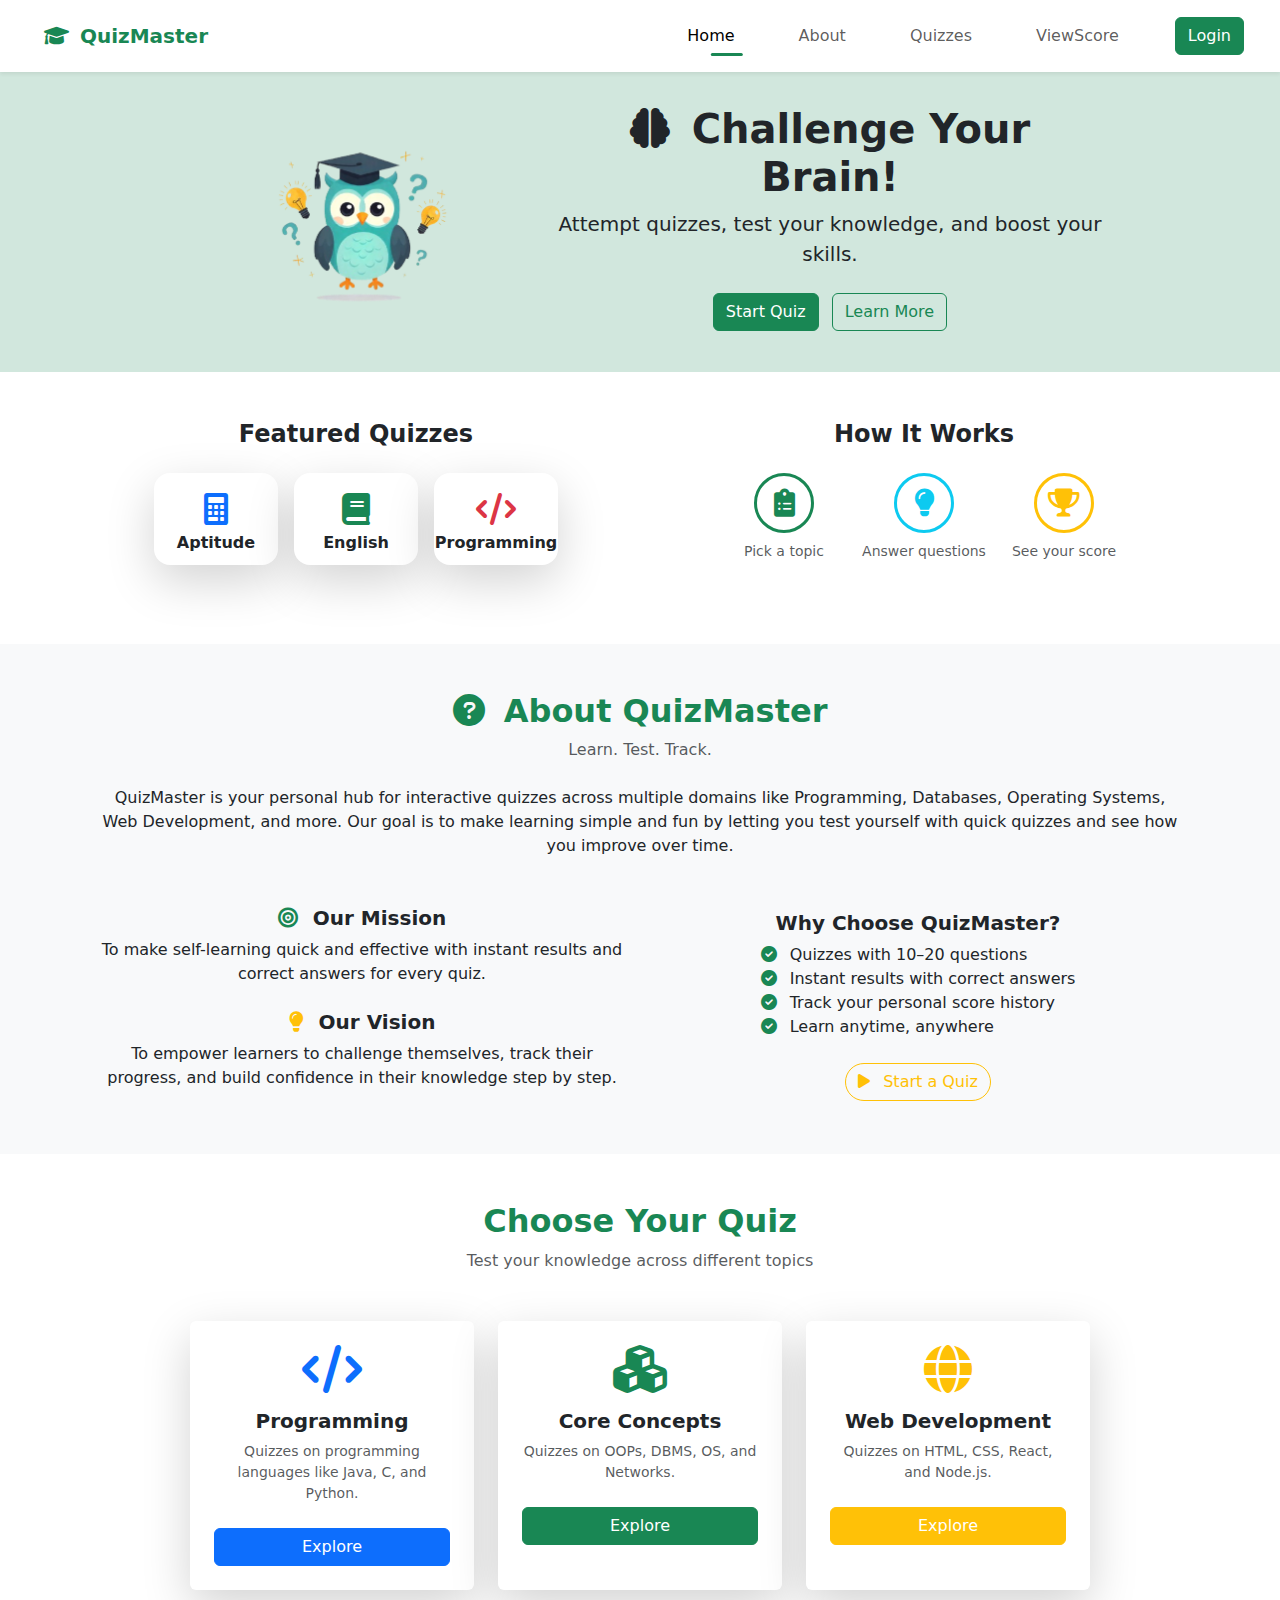
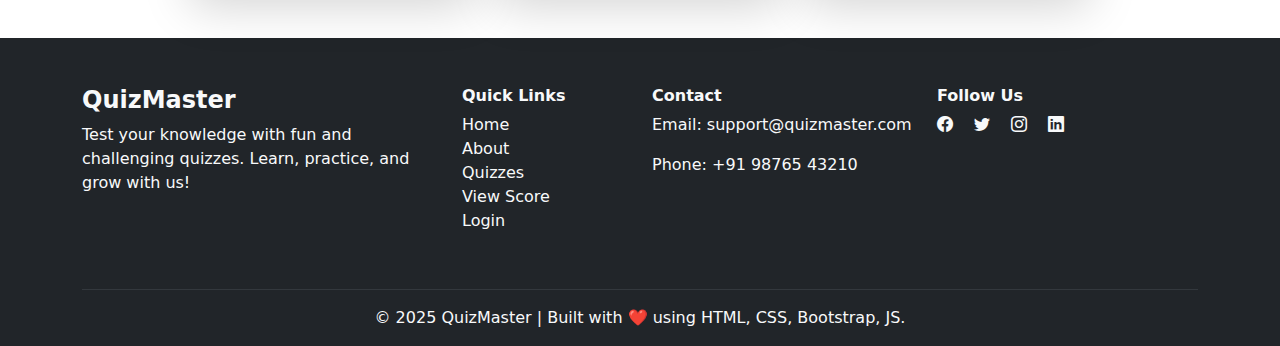
<file: index.html>
<!DOCTYPE html>
<html lang="en">
  <head>
    <meta charset="UTF-8" />
    <meta name="viewport" content="width=device-width, initial-scale=1.0" />
    <title>Quiz Master</title>
    <!-- ===================== EXTERNAL STYLES ===================== -->
    <!-- Bootstrap CSS -->
    <link
      href="https://cdn.jsdelivr.net/npm/bootstrap@5.3.2/dist/css/bootstrap.min.css"
      rel="stylesheet"
    />

    <!-- Font Awesome Icons -->
    <link
      href="https://cdnjs.cloudflare.com/ajax/libs/font-awesome/6.0.0/css/all.min.css"
      rel="stylesheet"
    />

    <!-- Custom CSS -->
    <link rel="stylesheet" href="style.css" />
  </head>

  <body>
    <div id="toast-container"></div>

    <!-- ===================== NAVBAR (DESKTOP + MOBILE) ===================== -->
    <nav
      class="navbar sticky-top navbar-expand-md navbar-light bg-white py-3 shadow-sm"
    >
      <div class="container-fluid">
        <!-- Brand Logo -->
        <a class="navbar-brand text-success ps-4 fw-bold" href="#">
          <i class="fas fa-graduation-cap ms-sm-2 me-1"></i>
          QuizMaster
        </a>

        <!-- Navbar Toggler (Mobile) -->
        <button
          class="navbar-toggler d-md-none"
          type="button"
          data-bs-toggle="offcanvas"
          data-bs-target="#mobileMenu"
          aria-controls="mobileMenu"
          aria-expanded="false"
        >
          <span class="navbar-toggler-icon"></span>
        </button>

        <!-- ===================== DESKTOP NAVIGATION ===================== -->
        <div class="collapse navbar-collapse d-none d-md-flex" id="navbarNav">
          <ul class="navbar-nav ms-auto">
            <li class="nav-item me-md-3 me-lg-5">
              <a class="nav-link active" aria-current="page" href="#">Home</a>
            </li>
            <li class="nav-item me-md-3 me-lg-5">
              <a class="nav-link" href="#about">About</a>
            </li>
            <li class="nav-item me-md-3 me-lg-5">
              <a id="quizzes-link" class="nav-link" href="quizCards.html"
                >Quizzes</a
              >
            </li>
            <li class="nav-item me-md-3 me-lg-5">
              <a class="nav-link" href="viewscore.html">ViewScore</a>
            </li>
          </ul>

          <!-- Authentication Button -->
          <button type="button" class="btn btn-success me-4">
            <a id="auth-link-desktop" class="nav-link" href="login.html"
              >Login</a
            >
          </button>
        </div>

        <!-- ===================== MOBILE OFFCANVAS MENU ===================== -->
        <div
          class="offcanvas offcanvas-end d-md-none"
          tabindex="-1"
          id="mobileMenu"
          data-bs-backdrop="true"
          data-bs-scroll="false"
        >
          <div class="offcanvas-header">
            <h5 class="offcanvas-title text-success fw-bold">
              <i class="fas fa-graduation-cap ms-sm-2 me-1"></i>QuizMaster
            </h5>
            <button
              type="button"
              class="btn-close"
              data-bs-dismiss="offcanvas"
            ></button>
          </div>

          <div
            class="offcanvas-body d-flex flex-column align-items-center text-center"
          >
            <ul class="navbar-nav">
              <li class="nav-item">
                <a class="nav-link active" href="#">Home</a>
              </li>
              <li class="nav-item">
                <a class="nav-link" href="#about">About</a>
              </li>
              <li class="nav-item">
                <a id="quizzes-link" class="nav-link" href="quizCards.html"
                  >Quizzes</a
                >
              </li>
              <li class="nav-item">
                <a class="nav-link" href="viewscore.html">ViewScore</a>
              </li>
            </ul>

            <!-- Mobile Login Button -->
            <button class="btn btn-success w-100 mt-3">
              <a
                id="auth-link-mobile"
                class="nav-link text-white"
                href="login.html"
                >Login</a
              >
            </button>
          </div>
        </div>
      </div>
    </nav>

    <!-- ===================== HERO / LANDING SECTION ===================== -->
    <header id="landing-page" class="bg-success-subtle">
      <div class="container text-center">
        <div class="row justify-content-center align-items-center">
          <!-- Hero Image -->
          <div class="col-10 col-md-4">
            <img
              src="./quiz_assets/quiz_header.png"
              alt="Quiz Illustration"
              class="img-fluid"
            />
          </div>

          <!-- Hero Content -->
          <div class="col-12 col-md-6 mb-3 mb-sm-0">
            <h1 class="fw-bold fs-1 fs-md-5">
              <i class="fas fa-brain me-2"></i> Challenge Your Brain!
            </h1>
            <p class="lead mb-4">
              Attempt quizzes, test your knowledge, and boost your skills.
            </p>
            <a
              href="quizCards.html"
              id="start-quiz-btn"
              class="btn btn-success me-2 mb-2"
              >Start Quiz</a
            >
            <a href="#about" class="btn btn-outline-success mb-2">Learn More</a>
          </div>
        </div>
      </div>
    </header>

    <!-- ===================== FEATURED QUIZZES & HOW IT WORKS ===================== -->
    <section id="featured" class="py-5 px-4 mx-md-5">
      <div class="container">
        <div class="row gy-5 align-items-start">
          <!-- ===== FEATURED QUIZZES ===== -->
          <div class="col-lg-6">
            <h4 class="fw-bold mb-4 text-center text-lg-center">
              Featured Quizzes
            </h4>

            <div class="row g-3 justify-content-center">
              <!-- Quiz Card: Aptitude -->
              <div class="col-6 col-md-3">
                <div class="card border-0 shadow-lg rounded-4 h-75 py-1">
                  <div
                    class="card-body d-flex flex-column align-items-center mb-3"
                  >
                    <i class="fas fa-calculator text-primary fs-2 mb-2"></i>
                    <h6 class="fw-semibold">Aptitude</h6>
                  </div>
                </div>
              </div>

              <!-- Quiz Card: English -->
              <div class="col-6 col-md-3">
                <div class="card border-0 shadow-lg rounded-4 h-75 py-1">
                  <div
                    class="card-body d-flex flex-column align-items-center mb-3"
                  >
                    <i class="fas fa-book text-success fs-2 mb-2"></i>
                    <h6 class="fw-semibold">English</h6>
                  </div>
                </div>
              </div>

              <!-- Quiz Card: Programming -->
              <div class="col-6 col-md-3">
                <div class="card border-0 shadow-lg rounded-4 h-75 py-1">
                  <div
                    class="card-body d-flex flex-column align-items-center mb-3"
                  >
                    <i class="fas fa-code text-danger fs-2 mb-2"></i>
                    <h6 class="fw-semibold">Programming</h6>
                  </div>
                </div>
              </div>
            </div>
          </div>

          <!-- ===== HOW IT WORKS ===== -->
          <div class="col-lg-6">
            <h4 class="fw-bold mb-4 text-center text-lg-center">
              How It Works
            </h4>

            <div class="row g-3 justify-content-center text-center">
              <!-- Step 1 -->
              <div class="col-6 col-md-3">
                <div class="d-flex flex-column align-items-center">
                  <div
                    class="rounded-circle border border-success border-3 d-flex align-items-center justify-content-center mb-2"
                    style="width: 60px; height: 60px"
                  >
                    <i class="fas fa-clipboard-list text-success fs-3"></i>
                  </div>
                  <p class="small text-muted mb-0">Pick a topic</p>
                </div>
              </div>

              <!-- Step 2 -->
              <div class="col-6 col-md-3">
                <div class="d-flex flex-column align-items-center">
                  <div
                    class="rounded-circle border border-info border-3 d-flex align-items-center justify-content-center mb-2"
                    style="width: 60px; height: 60px"
                  >
                    <i class="fas fa-lightbulb text-info fs-3"></i>
                  </div>
                  <p class="small text-muted mb-0">Answer questions</p>
                </div>
              </div>

              <!-- Step 3 -->
              <div class="col-6 col-md-3">
                <div class="d-flex flex-column align-items-center">
                  <div
                    class="rounded-circle border border-warning border-3 d-flex align-items-center justify-content-center mb-2"
                    style="width: 60px; height: 60px"
                  >
                    <i class="fas fa-trophy text-warning fs-3"></i>
                  </div>
                  <p class="small text-muted mb-0">See your score</p>
                </div>
              </div>
            </div>
          </div>
        </div>
      </div>
    </section>

    <!-- ===================== ABOUT SECTION ===================== -->
    <section class="container-fluid py-5 px-sm-5 bg-light" id="about">
      <div class="text-center mb-4">
        <h2 class="text-success fw-bold">
          <i class="fas fa-question-circle me-2"></i> About QuizMaster
        </h2>
        <p class="text-muted">Learn. Test. Track.</p>
      </div>

      <div class="px-md-5">
        <p class="mb-4 text-center">
          QuizMaster is your personal hub for interactive quizzes across
          multiple domains like Programming, Databases, Operating Systems, Web
          Development, and more. Our goal is to make learning simple and fun by
          letting you test yourself with quick quizzes and see how you improve
          over time.
        </p>
        <div class="row">
          <div class="col-md-6 text-center">
            <h5 class="fw-bold mt-4">
              <i class="fas fa-bullseye text-success me-2"></i> Our Mission
            </h5>
            <p>
              To make self-learning quick and effective with instant results and
              correct answers for every quiz.
            </p>

            <h5 class="fw-bold mt-4">
              <i class="fas fa-lightbulb text-warning me-2"></i> Our Vision
            </h5>
            <p>
              To empower learners to challenge themselves, track their progress,
              and build confidence in their knowledge step by step.
            </p>
          </div>
          <div
            class="col-md-6 d-flex justify-content-center align-items-center"
          >
            <div class="text-start">
              <h5 class="fw-bold mt-4 text-center">Why Choose QuizMaster?</h5>
              <ul class="list-unstyled">
                <li>
                  <i class="fas fa-check-circle text-success me-2"></i> Quizzes
                  with 10–20 questions
                </li>
                <li>
                  <i class="fas fa-check-circle text-success me-2"></i> Instant
                  results with correct answers
                </li>
                <li>
                  <i class="fas fa-check-circle text-success me-2"></i> Track
                  your personal score history
                </li>
                <li>
                  <i class="fas fa-check-circle text-success me-2"></i> Learn
                  anytime, anywhere
                </li>
              </ul>

              <div class="text-center mt-4">
                <a href="#quizzes"
                  ><button class="btn btn-outline-warning rounded-pill">
                    <i class="fas fa-play me-2"></i> Start a Quiz
                  </button></a
                >
              </div>
            </div>
          </div>
        </div>
      </div>
    </section>

    <!-- ===================== QUESTIONS / QUIZ CATEGORY SECTION ===================== -->
    <section class="container-fluid" id="quizzes">
      <div class="text-center py-5 px-sm-4">
        <h2 class="text-success fw-bold">Choose Your Quiz</h2>
        <p class="text-muted mb-5">
          Test your knowledge across different topics
        </p>

        <div class="row justify-content-center g-4">
          <!-- Programming -->
          <div class="col-10 col-sm-6 col-md-4 col-lg-3">
            <div class="card border-0 shadow-lg p-4 h-100">
              <i class="fas fa-code fa-3x text-primary mb-3"></i>
              <h5 class="fw-semibold">Programming</h5>
              <p class="small text-muted">
                Quizzes on programming languages like Java, C, and Python.
              </p>
              <a
                href="quizCards.html#programming"
                class="btn btn-primary px-4 mt-2"
                >Explore</a
              >
            </div>
          </div>

          <!-- Core Concepts -->
          <div class="col-10 col-sm-6 col-md-4 col-lg-3">
            <div class="card border-0 shadow-lg p-4 h-100">
              <i class="fas fa-cubes fa-3x text-success mb-3"></i>
              <h5 class="fw-semibold">Core Concepts</h5>
              <p class="small text-muted">
                Quizzes on OOPs, DBMS, OS, and Networks.
              </p>
              <a
                href="quizCards.html#core-concepts"
                class="btn btn-success px-4 mt-2"
                >Explore</a
              >
            </div>
          </div>

          <!-- Web Development -->
          <div class="col-10 col-sm-6 col-md-4 col-lg-3">
            <div class="card border-0 shadow-lg p-4 h-100">
              <i class="fas fa-globe fa-3x text-warning mb-3"></i>
              <h5 class="fw-semibold">Web Development</h5>
              <p class="small text-muted">
                Quizzes on HTML, CSS, React, and Node.js.
              </p>
              <a
                href="quizCards.html#web-dev"
                class="btn btn-warning text-white px-4 mt-2"
                >Explore</a
              >
            </div>
          </div>
        </div>
      </div>
    </section>

    <!-- ===================== FOOTER ===================== -->
    <footer class="bg-dark text-light pt-5">
      <div class="container">
        <div class="row">
          <!-- Brand -->
          <div class="col-md-4 mb-4">
            <h4 class="fw-bold">QuizMaster</h4>
            <p>
              Test your knowledge with fun and challenging quizzes. Learn,
              practice, and grow with us!
            </p>
          </div>

          <!-- Quick Links -->
          <div class="col-md-2 mb-4">
            <h6 class="fw-bold">Quick Links</h6>
            <ul class="list-unstyled">
              <li>
                <a href="index.html" class="text-light text-decoration-none"
                  >Home</a
                >
              </li>
              <li>
                <a href="#about" class="text-light text-decoration-none"
                  >About</a
                >
              </li>
              <li>
                <a href="quizCards.html" class="text-light text-decoration-none"
                  >Quizzes</a
                >
              </li>
              <li>
                <a href="viewscore.html" class="text-light text-decoration-none"
                  >View Score</a
                >
              </li>
              <li>
                <a href="login.html" class="text-light text-decoration-none"
                  >Login</a
                >
              </li>
            </ul>
          </div>

          <!-- Contact -->
          <div class="col-md-3 mb-4">
            <h6 class="fw-bold">Contact</h6>
            <p>Email: support@quizmaster.com</p>
            <p>Phone: +91 98765 43210</p>
          </div>

          <!-- Social Links -->
          <div class="col-md-3 mb-sm-4">
            <h6 class="fw-bold">Follow Us</h6>
            <a href="#" class="text-light me-3"
              ><i class="bi bi-facebook"></i
            ></a>
            <a href="#" class="text-light me-3"
              ><i class="bi bi-twitter"></i
            ></a>
            <a href="#" class="text-light me-3"
              ><i class="bi bi-instagram"></i
            ></a>
            <a href="#" class="text-light"><i class="bi bi-linkedin"></i></a>
          </div>
        </div>

        <hr class="border-secondary" />
        <div class="text-center pb-3">
          © 2025 QuizMaster | Built with ❤️ using HTML, CSS, Bootstrap, JS.
        </div>
      </div>
    </footer>

    <!-- ===================== ICONS & SCRIPTS ===================== -->
    <!-- Bootstrap Icons -->
    <link
      href="https://cdn.jsdelivr.net/npm/bootstrap-icons@1.11.1/font/bootstrap-icons.css"
      rel="stylesheet"
    />

    <!-- Bootstrap JS Bundle -->
    <script src="https://cdn.jsdelivr.net/npm/bootstrap@5.3.2/dist/js/bootstrap.bundle.min.js"></script>
    <script src="script.js"></script>
  </body>
</html>
</file>
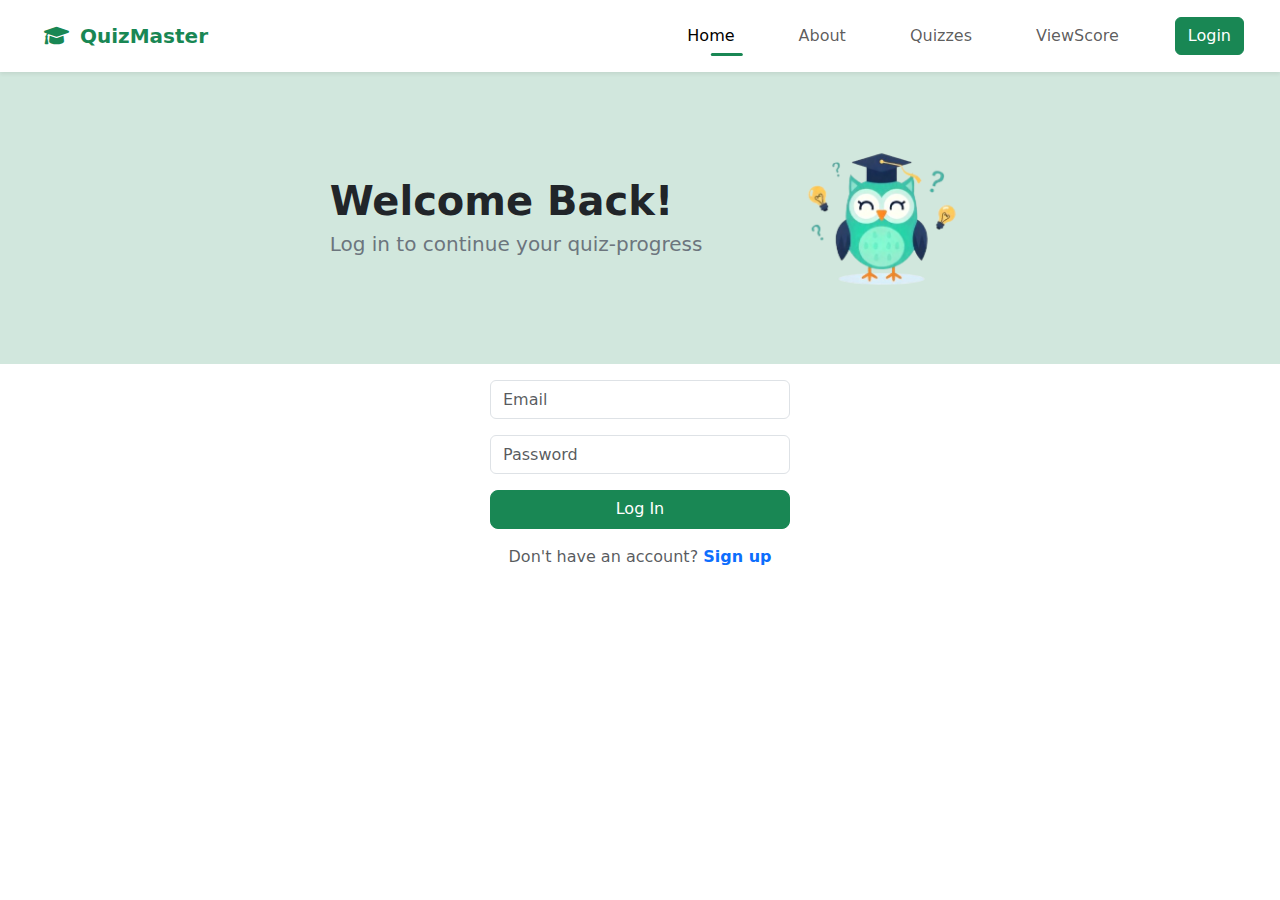
<file: login.html>
<!DOCTYPE html>
<html lang="en">
  <head>
    <meta charset="UTF-8" />
    <meta name="viewport" content="width=device-width, initial-scale=1.0" />
    <title>QuizMaster</title>
    <link
      href="https://cdn.jsdelivr.net/npm/bootstrap@5.3.2/dist/css/bootstrap.min.css"
      rel="stylesheet"
    />
    <link
      href="https://cdnjs.cloudflare.com/ajax/libs/font-awesome/6.0.0/css/all.min.css"
      rel="stylesheet"
    />
    <link rel="stylesheet" href="style.css" />
  </head>

  <body>
    <!-- ===================== NAVBAR (DESKTOP + MOBILE) ===================== -->
    <nav
      class="navbar sticky-top navbar-expand-lg navbar-light bg-white py-3 shadow-sm"
    >
      <div class="container-fluid">
        <!-- Brand / Logo -->
        <a class="navbar-brand text-success ps-4 fw-bold" href="#">
          <i class="fas fa-graduation-cap ms-2 me-1"></i>
          QuizMaster
        </a>

        <!-- Navbar Toggler (Mobile) -->
        <button
          class="navbar-toggler"
          type="button"
          data-bs-toggle="offcanvas"
          data-bs-target="#mobileMenu"
          aria-controls="mobileMenu"
          aria-expanded="false"
        >
          <span class="navbar-toggler-icon"></span>
        </button>

        <!-- ===================== DESKTOP NAVIGATION ===================== -->
        <div class="collapse navbar-collapse d-none d-lg-flex" id="navbarNav">
          <ul class="navbar-nav ms-auto">
            <li class="nav-item me-5">
              <a class="nav-link active" aria-current="page" href="index.html"
                >Home</a
              >
            </li>
            <li class="nav-item me-5">
              <a class="nav-link" href="index.html#about">About</a>
            </li>
            <li class="nav-item me-5">
              <a id="quizzes-link" class="nav-link" href="quizCards.html"
                >Quizzes</a
              >
            </li>
            <li class="nav-item me-5">
              <a class="nav-link" href="viewscore.html">ViewScore</a>
            </li>
          </ul>

          <!-- Auth Button -->
          <button type="button" class="btn btn-success me-4">
            <a id="auth-link" class="nav-link" href="login.html">Login</a>
          </button>
        </div>

        <!-- ===================== MOBILE OFFCANVAS MENU ===================== -->
        <div
          class="offcanvas offcanvas-end d-md-none"
          tabindex="-1"
          id="mobileMenu"
          data-bs-backdrop="true"
          data-bs-scroll="false"
        >
          <div class="offcanvas-header">
            <h5 class="offcanvas-title text-success fw-bold">
              <i class="fas fa-graduation-cap ms-2 me-1"></i>QuizMaster
            </h5>
            <button
              type="button"
              class="btn-close"
              data-bs-dismiss="offcanvas"
            ></button>
          </div>

          <div class="offcanvas-body d-flex flex-column align-items-center">
            <ul class="navbar-nav">
              <li class="nav-item">
                <a class="nav-link active" href="index.html">Home</a>
              </li>
              <li class="nav-item">
                <a class="nav-link" href="index.html#about">About</a>
              </li>
              <li class="nav-item">
                <a id="quizzes-link" class="nav-link" href="quizCards.html"
                  >Quizzes</a
                >
              </li>
              <li class="nav-item">
                <a class="nav-link" href="viewscore.html">ViewScore</a>
              </li>
            </ul>

            <!-- Mobile Signup Button -->
            <button class="btn btn-success w-100 mt-3">
              <a id="auth-link" class="nav-link text-white" href="login.html"
                >Login</a
              >
            </button>
          </div>
        </div>
      </div>
    </nav>

    <!-- ===================== PAGE HEADER / BANNER ===================== -->
    <header
      class="quiz-result-section d-flex flex-column justify-content-center align-items-center p-0 m-0"
    >
      <div class="w-100 text-center">
        <!-- Banner Content -->
        <div
          class="w-100 d-flex flex-wrap justify-content-center align-items-center px-lg-5 py-0 bg-success-subtle"
        >
          <!-- Text -->
          <div class="text-center text-md-start me-lg-5 p-lg-4 py-5">
            <h2 class="fw-bold fs-1 text-dark mb-1">Welcome Back!</h2>
            <p class="text-secondary fs-5 mb-0">
              Log in to continue your quiz-progress
            </p>
          </div>

          <!-- Illustration -->
          <div class="text-center mt-4 mt-lg-0 d-none d-md-inline">
            <img
              src="./quiz_assets/quiz_result_owl.png"
              alt="Owl Mascot"
              class="img-fluid"
              style="width: 200px"
            />
          </div>
        </div>
      </div>
    </header>

    <!-- ===================== LOGIN FORM SECTION ===================== -->
    <section class="container text-center">
      <form
        id="login-form"
        class="mx-auto pt-3 rounded-4 bg-white"
        style="max-width: 300px"
      >
        <!-- Email Input -->
        <div class="mb-3">
          <input
            type="email"
            id="login-email"
            class="form-control custom-input"
            placeholder="Email"
            required
          />
        </div>

        <!-- Password Input -->
        <div class="mb-3">
          <input
            type="password"
            id="login-password"
            class="form-control custom-input"
            placeholder="Password"
            required
          />
        </div>

        <!-- Submit Button -->
        <button
          type="submit"
          class="custom-form-btn btn btn-success w-100 btn-lg fs-5"
        >
          Log In
        </button>

        <!-- Signup Redirect -->
        <p class="mt-3 text-muted">
          Don't have an account?
          <a
            href="viewscore.html#signUp"
            class="text-primary fw-semibold text-decoration-none"
          >
            Sign up
          </a>
        </p>
      </form>
    </section>

    <!-- ===================== Toast ===================== -->
    <div
      class="toast-container position-fixed top-0 end-0 p-3"
      id="toast-container"
    >
      <div
        id="appToast"
        class="toast align-items-center text-bg-success border-0"
        role="alert"
        aria-live="assertive"
        aria-atomic="true"
      >
        <div class="d-flex">
          <div class="toast-body" id="toast-message">Message here</div>
          <button
            type="button"
            class="btn-close btn-close-white me-2 m-auto"
            data-bs-dismiss="toast"
          ></button>
        </div>
      </div>
    </div>

    <!-- ===================== SCRIPTS ===================== -->
    <!-- Bootstrap JS -->
    <script src="https://cdn.jsdelivr.net/npm/bootstrap@5.3.2/dist/js/bootstrap.bundle.min.js"></script>

    <!-- Custom JS -->
    <script src="script.js"></script>
  </body>
</html>
</file>
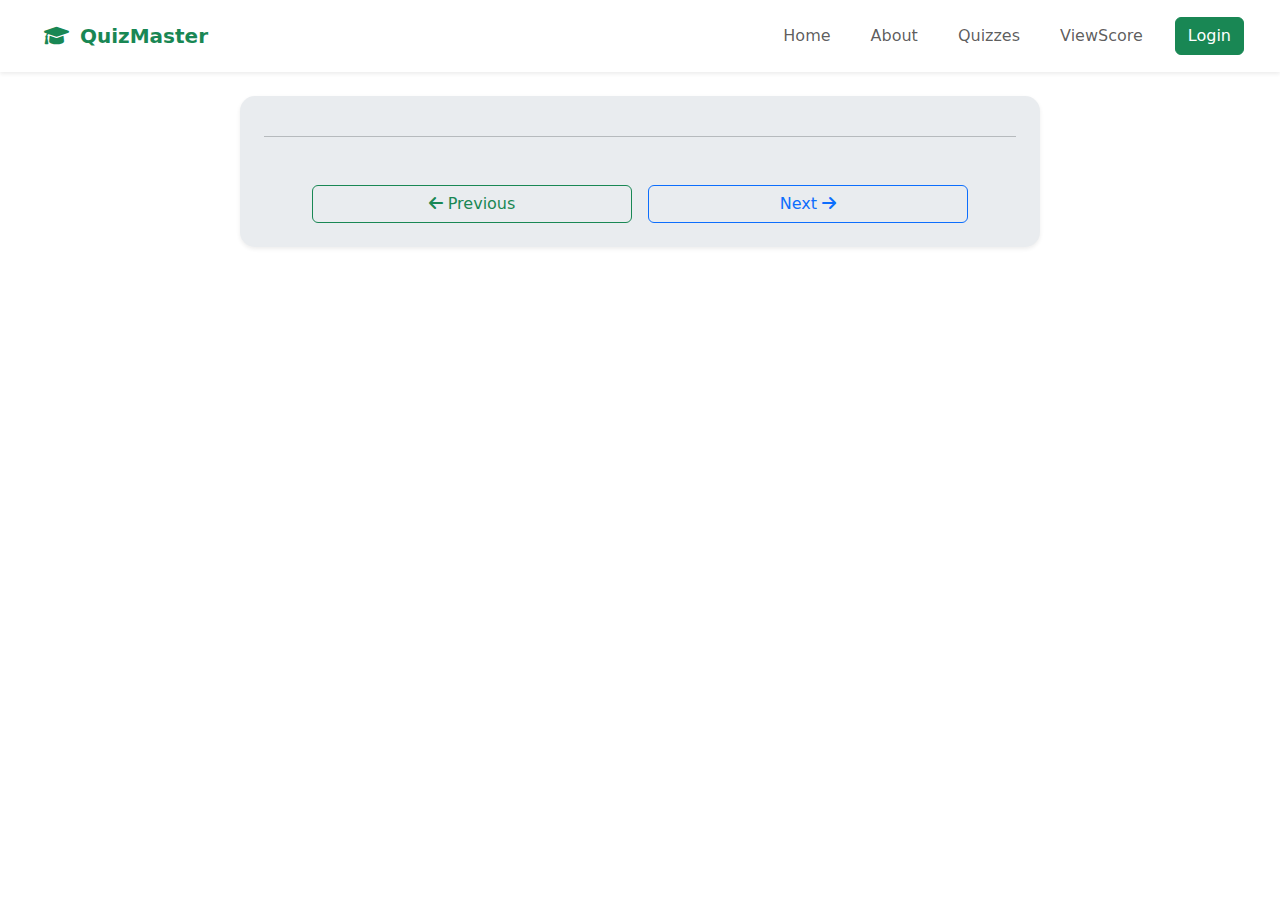
<file: quiz.html>
<!DOCTYPE html>
<html lang="en">
  <head>
    <meta charset="UTF-8" />
    <meta name="viewport" content="width=device-width, initial-scale=1.0" />
    <title>Quiz Taking Page</title>

    <!-- ===================== STYLESHEETS ===================== -->
    <link
      href="https://cdn.jsdelivr.net/npm/bootstrap@5.3.2/dist/css/bootstrap.min.css"
      rel="stylesheet"
    />
    <link
      href="https://cdnjs.cloudflare.com/ajax/libs/font-awesome/6.0.0/css/all.min.css"
      rel="stylesheet"
    />
    <link
      href="https://cdnjs.cloudflare.com/ajax/libs/font-awesome/6.0.0/css/all.min.css"
      rel="stylesheet"
    />
    <link rel="stylesheet" href="style.css" />
  </head>

  <body>
    <!-- ===================== NAVBAR (DESKTOP + MOBILE) ===================== -->
    <nav
      class="navbar sticky-top navbar-expand-lg navbar-light bg-white py-3 shadow-sm"
    >
      <div class="container-fluid">
        <!-- Brand -->
        <a class="navbar-brand text-success ps-4 fw-bold" href="#">
          <i class="fas fa-graduation-cap ms-sm-2 me-1"></i> QuizMaster
        </a>

        <!-- Navbar Toggler (Mobile) -->
        <button
          class="navbar-toggler"
          type="button"
          data-bs-toggle="offcanvas"
          data-bs-target="#mobileMenu"
        >
          <span class="navbar-toggler-icon"></span>
        </button>

        <!-- ===================== DESKTOP NAVIGATION ===================== -->
        <div class="collapse navbar-collapse d-none d-lg-flex" id="navbarNav">
          <ul class="navbar-nav ms-auto">
            <li class="nav-item me-4">
              <a class="nav-link" href="index.html">Home</a>
            </li>
            <li class="nav-item me-4">
              <a class="nav-link" href="index.html#about">About</a>
            </li>
            <li class="nav-item me-4">
              <a class="nav-link" href="quizCards.html">Quizzes</a>
            </li>
            <li class="nav-item me-4">
              <a class="nav-link" href="viewscore.html">ViewScore</a>
            </li>
          </ul>

          <!-- Authentication Button -->
          <button type="button" class="btn btn-success me-4">
            <a id="auth-link-desktop" class="nav-link" href="login.html"
              >Login</a
            >
          </button>
        </div>

        <!-- ===================== MOBILE OFFCANVAS MENU ===================== -->
        <div
          class="offcanvas offcanvas-end d-lg-none"
          tabindex="-1"
          id="mobileMenu"
        >
          <div class="offcanvas-header">
            <h5 class="offcanvas-title text-success fw-bold">
              <i class="fas fa-graduation-cap ms-2 me-1"></i> QuizMaster
            </h5>
            <button
              type="button"
              class="btn-close"
              data-bs-dismiss="offcanvas"
            ></button>
          </div>

          <div class="offcanvas-body text-center">
            <ul class="navbar-nav mb-3">
              <li class="nav-item">
                <a class="nav-link" href="index.html">Home</a>
              </li>
              <li class="nav-item">
                <a class="nav-link" href="index.html#about">About</a>
              </li>
              <li class="nav-item">
                <a class="nav-link" href="quizCards.html">Quizzes</a>
              </li>
              <li class="nav-item">
                <a class="nav-link" href="viewscore.html">ViewScore</a>
              </li>
            </ul>

            <!-- Mobile Login Button -->
            <button class="btn btn-success w-100 mt-3">
              <a
                id="auth-link-mobile"
                class="nav-link text-white"
                href="login.html"
                >Login</a
              >
            </button>
          </div>
        </div>
      </div>
    </nav>

    <!-- ===================== QUIZ QUESTION SECTION ===================== -->
    <section
      id="quiz-section"
      class="d-flex justify-content-center align-items-center py-md-4"
    >
      <div class="card quiz-card bg-body-secondary shadow-sm border-0">
        <div class="card-body p-4 text-center">
          <!-- Quiz Title & Progress -->
          <h2 id="quiz-title" class="fw-bold text-success mb-2"></h2>
          <p id="quiz-progress" class="text-secondary"></p>
          <hr class="mb-4" />

          <!-- Question Text -->
          <h5 id="question-text" class="fw-semibold mb-4"></h5>

          <!-- ===================== ANSWER OPTIONS ===================== -->
          <div
            id="answer-buttons"
            class="d-flex flex-column align-items-center mb-4"
          ></div>

          <!-- ===================== NAVIGATION BUTTONS ===================== -->
          <div
            id="nav-btns"
            class="d-flex flex-row justify-content-between align-items-center gap-3 mt-4 px-5"
          >
            <button
              id="prev-btn"
              class="btn btn-outline-success px-sm-4 w-100 w-sm-auto"
            >
              <i class="fas fa-arrow-left"></i> Previous
            </button>
            <button
              id="next-btn"
              class="btn btn-outline-primary px-sm-4 w-100 w-sm-auto"
            >
              Next <i class="fas fa-arrow-right"></i>
            </button>
            <button
              id="submit-btn"
              class="btn btn-success px-sm-4 w-100 w-sm-auto d-none"
            >
              <i class="fa fa-check me-1"></i> Submit
              <span class="d-none d-md-inline">Quiz </span>
            </button>
          </div>
        </div>
      </div>
    </section>

    <section id="review-section" class="d-none"></section>

    <!-- ===================== QUIZ RESULT SECTION ===================== -->
    <section
      id="quiz-result-section"
      class="d-none d-flex flex-column justify-content-center align-items-center p-0 m-0"
    >
      <div class="w-100 text-center">
        <!-- Result Header -->
        <div
          class="w-100 d-flex flex-wrap justify-content-center align-items-center px-5 py-1 bg-success-subtle"
        >
          <div class="text-start me-lg-5 m-2">
            <h2 class="fw-bold fs-1 text-dark mb-1">Your Quiz Results!</h2>
            <h5
              id="result-quiz-title"
              class="fw-semibold text-secondary mb-4"
            ></h5>

            <!-- Score & Progress -->
            <div
              class="d-flex align-items-center gap-md-3 justify-content-center justify-content-lg-start m-2"
            >
              <div
                class="circle-outer-score d-flex align-items-center justify-content-center bg-white"
              >
                <div
                  class="circle-score d-flex align-items-center justify-content-center shadow-sm bg-primary"
                >
                  <span id="result-score" class="fw-bold text-white fs-5"
                    >8/10</span
                  >
                </div>
              </div>

              <div style="min-width: 220px">
                <div
                  class="d-flex align-items-center mb-1 justify-content-center justify-content-lg-start"
                >
                  <i class="bi bi-check-circle-fill text-success me-2 fs-5"></i>
                  <div
                    class="progress w-100"
                    style="
                      height: 10px;
                      border-radius: 10px;
                      background: #d8f3dc;
                    "
                  >
                    <div
                      id="result-progress"
                      class="progress-bar bg-success"
                      style="width: 80%"
                    ></div>
                  </div>
                </div>
                <small
                  id="result-status"
                  class="text-success fw-semibold"
                ></small>
              </div>
            </div>
          </div>

          <!-- Result Illustration -->
          <div class="text-center mt-4 mt-lg-0">
            <img
              src="./quiz_assets/quiz_result_owl.png"
              alt="Owl Mascot"
              class="img-fluid"
              style="width: 240px"
            />
          </div>
        </div>

        <!-- Result Actions -->
        <div class="text-center py-4">
          <p id="result-message" class="fw-semibold text-secondary fs-5 mb-4">
            Great job! You’re a history buff!
          </p>

          <div class="d-flex justify-content-center gap-3 flex-wrap mb-3">
            <button
              id="review-answers"
              class="btn btn-danger px-4 py-2 rounded-pill shadow-sm"
            >
              Review Answers
            </button>
            <button
              id="retake-quiz"
              class="btn btn-outline-primary px-4 py-2 rounded-pill shadow-sm"
            >
              Take Another Quiz
            </button>
          </div>
        </div>
      </div>
    </section>

    <!-- ===================== UNANSWERED QUESTIONS MODAL ===================== -->
    <div class="modal fade" id="unansweredModal" tabindex="-1">
      <div class="modal-dialog modal-dialog-centered">
        <div class="modal-content">
          <div class="modal-header">
            <h5 class="modal-title text-danger">Incomplete Quiz</h5>
            <button
              type="button"
              class="btn-close"
              data-bs-dismiss="modal"
            ></button>
          </div>

          <div class="modal-body">
            Please answer all questions before submitting!
          </div>

          <div class="modal-footer">
            <button
              type="button"
              class="btn btn-success"
              data-bs-dismiss="modal"
            >
              OK
            </button>
          </div>
        </div>
      </div>
    </div>

    <!-- ===================== SCRIPTS ===================== -->
    <!-- Bootstrap JS -->
    <script src="https://cdn.jsdelivr.net/npm/bootstrap@5.3.2/dist/js/bootstrap.bundle.min.js"></script>
    <script src="script.js"></script>
  </body>
</html>
</file>
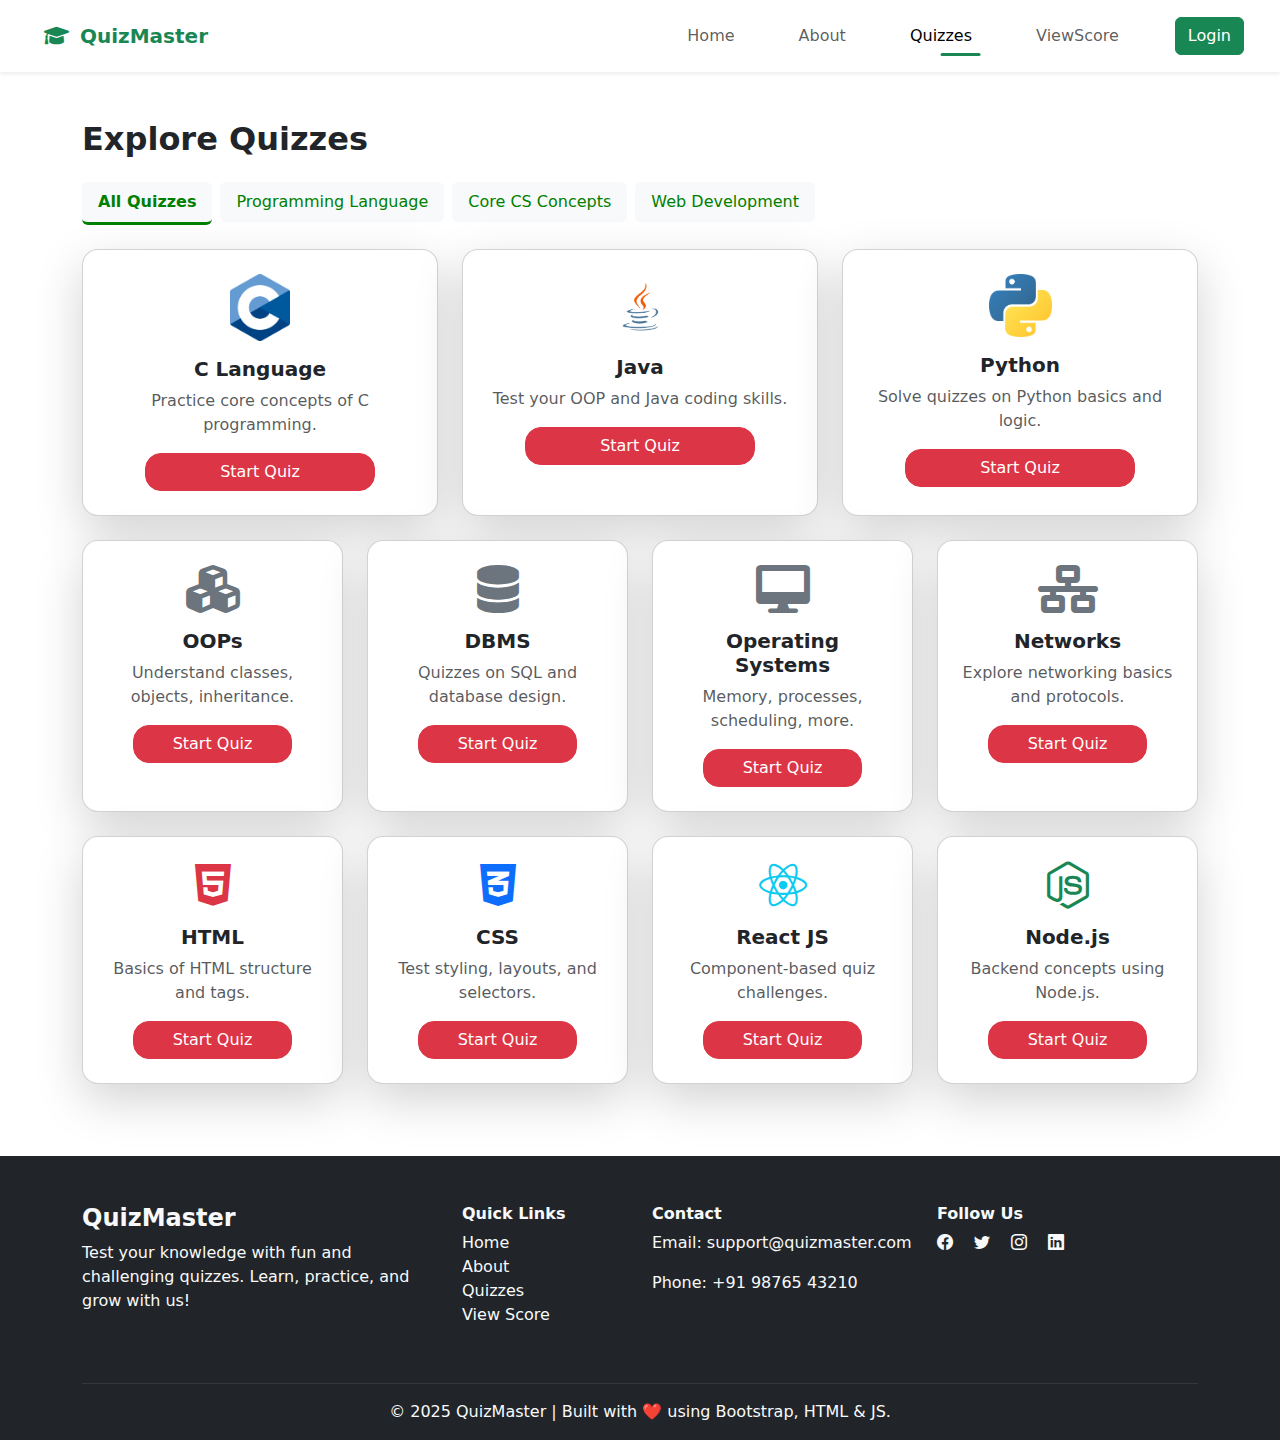
<file: quizCards.html>
<!DOCTYPE html>
<html lang="en">
  <head>
    <meta charset="UTF-8" />
    <meta name="viewport" content="width=device-width, initial-scale=1.0" />
    <title>QuizMaster</title>

    <!-- Bootstrap & Icons -->
    <link
      href="https://cdn.jsdelivr.net/npm/bootstrap@5.3.2/dist/css/bootstrap.min.css"
      rel="stylesheet"
    />
    <link
      href="https://cdnjs.cloudflare.com/ajax/libs/font-awesome/6.0.0/css/all.min.css"
      rel="stylesheet"
    />
    <link
      href="https://cdn.jsdelivr.net/npm/bootstrap-icons@1.11.1/font/bootstrap-icons.css"
      rel="stylesheet"
    />

    <!-- Custom CSS -->
    <link rel="stylesheet" href="style.css" />
  </head>

  <body>
    <!-- ===================== NAVBAR (DESKTOP + MOBILE) ===================== -->
    <nav
      class="navbar sticky-top navbar-expand-md navbar-light bg-white py-3 shadow-sm"
    >
      <div class="container-fluid">
        <a class="navbar-brand text-success ps-4 fw-bold" href="#">
          <i class="fas fa-graduation-cap ms-sm-2 me-1"></i>
          QuizMaster
        </a>

        <!-- Navbar Toggler (Mobile) -->
        <button
          class="navbar-toggler d-md-none"
          type="button"
          data-bs-toggle="offcanvas"
          data-bs-target="#mobileMenu"
          aria-controls="mobileMenu"
          aria-expanded="false"
        >
          <span class="navbar-toggler-icon"></span>
        </button>

        <!-- ===================== DESKTOP NAVIGATION ===================== -->
        <div class="collapse navbar-collapse d-none d-md-flex" id="navbarNav">
          <ul class="navbar-nav ms-auto">
            <li class="nav-item me-md-3 me-lg-5">
              <a class="nav-link" aria-current="page" href="index.html">Home</a>
            </li>
            <li class="nav-item me-md-3 me-lg-5">
              <a class="nav-link" href="index.html#about">About</a>
            </li>
            <li class="nav-item me-md-3 me-lg-5">
              <a id="quizzes-link" class="nav-link active" href="#">Quizzes</a>
            </li>
            <li class="nav-item me-md-3 me-lg-5">
              <a class="nav-link" href="viewscore.html">ViewScore</a>
            </li>
          </ul>

          <!-- Authentication Button -->
          <button type="button" class="btn btn-success me-4">
            <a id="auth-link-desktop" class="nav-link" href="login.html"
              >Login</a
            >
          </button>
        </div>

        <!-- ===================== MOBILE OFFCANVAS MENU ===================== -->
        <div
          class="offcanvas offcanvas-end d-md-none"
          tabindex="-1"
          id="mobileMenu"
          data-bs-backdrop="true"
          data-bs-scroll="false"
        >
          <div class="offcanvas-header">
            <h5 class="offcanvas-title text-success fw-bold">
              <i class="fas fa-graduation-cap ms-sm-2 me-1"></i>QuizMaster
            </h5>
            <button
              type="button"
              class="btn-close"
              data-bs-dismiss="offcanvas"
            ></button>
          </div>

          <div class="offcanvas-body d-flex flex-column align-items-center">
            <ul class="navbar-nav">
              <li class="nav-item">
                <a class="nav-link" href="index.html">Home</a>
              </li>
              <li class="nav-item">
                <a class="nav-link" href="index.html#about">About</a>
              </li>
              <li class="nav-item">
                <a
                  id="quizzes-link"
                  class="nav-link active"
                  href="quizCards.html"
                  >Quizzes</a
                >
              </li>
              <li class="nav-item">
                <a class="nav-link" href="viewscore.html">ViewScore</a>
              </li>
            </ul>
            <button class="btn btn-success w-100 mt-3">
              <a id="auth-link-mobile" class="nav-link" href="login.html"
                >Login</a
              >
            </button>
          </div>
        </div>
      </div>
    </nav>

    <!-- ===========================
        EXPLORE QUIZZES SECTION
  ============================ -->
    <section id="explore-quizzes" class="py-sm-5 py-4 bg-white">
      <div class="container">
        <h2 class="fw-bold mb-4">Explore Quizzes</h2>

        <!-- Filter Tabs -->
        <ul
          class="nav nav-pills flex-nowrap gap-2 mb-4 justify-content-start overflow-auto"
          id="quizFilter"
        >
          <li class="nav-item">
            <button
              class="nav-link active"
              data-bs-toggle="pill"
              data-bs-target="#all"
            >
              All Quizzes
            </button>
          </li>
          <li class="nav-item">
            <button
              class="nav-link"
              data-bs-toggle="pill"
              data-bs-target="#programming"
            >
              Programming Language
            </button>
          </li>
          <li class="nav-item">
            <button
              class="nav-link"
              data-bs-toggle="pill"
              data-bs-target="#coreConcepts"
            >
              Core CS Concepts
            </button>
          </li>
          <li class="nav-item">
            <button
              class="nav-link"
              data-bs-toggle="pill"
              data-bs-target="#webDevelopment"
            >
              Web Development
            </button>
          </li>
        </ul>

        <!-- Tab Content -->
        <div class="tab-content mt-4">
          <!-- All -->
          <div class="tab-pane fade show active" id="all">
            <div class="row g-lg-4 g-2 mb-4">
              <!-- C -->
              <div class="col-md-4">
                <div class="card p-4 h-100 text-center rounded-4 shadow-lg">
                  <img
                    src="quiz_assets/c_logo.png"
                    alt="C Logo"
                    width="60"
                    class="mx-auto mb-3"
                  />
                  <h5 class="fw-bold">C Language</h5>
                  <p class="text-muted">
                    Practice core concepts of C programming.
                  </p>
                  <a
                    href="quiz.html?category=programming&topic=c"
                    class="btn btn-danger rounded-4 w-75 d-block mx-auto"
                    data-category="programming"
                    data-topic="c"
                    >Start Quiz</a
                  >
                </div>
              </div>

              <!-- Java -->
              <div class="col-md-4">
                <div class="card p-4 h-100 text-center rounded-4 shadow-lg">
                  <img
                    src="quiz_assets/java_logo.png"
                    alt="Java Logo"
                    width="65"
                    class="mx-auto mb-3"
                  />
                  <h5 class="fw-bold">Java</h5>
                  <p class="text-muted">
                    Test your OOP and Java coding skills.
                  </p>
                  <a
                    href="quiz.html?category=programming&topic=java"
                    class="btn btn-danger rounded-4 w-75 d-block mx-auto"
                    >Start Quiz</a
                  >
                </div>
              </div>

              <!-- Python -->
              <div class="col-md-4">
                <div class="card p-4 h-100 text-center rounded-4 shadow-lg">
                  <img
                    src="quiz_assets/Python_logo.png"
                    alt="Python Logo"
                    width="63"
                    class="mx-auto mb-3"
                  />
                  <h5 class="fw-bold">Python</h5>
                  <p class="text-muted">
                    Solve quizzes on Python basics and logic.
                  </p>
                  <a
                    href="quiz.html?category=programming&topic=python"
                    class="btn btn-danger rounded-4 w-75 d-block mx-auto"
                    >Start Quiz</a
                  >
                </div>
              </div>
            </div>
            <div class="row g-lg-4 g-2 mb-4">
              <!-- OOPs -->
              <div class="col-md-6 col-lg-3">
                <div class="card p-4 h-100 text-center rounded-4 shadow-lg">
                  <i class="fas fa-cubes fa-3x text-secondary mb-3"></i>
                  <h5 class="fw-bold">OOPs</h5>
                  <p class="text-muted">
                    Understand classes, objects, inheritance.
                  </p>
                  <a
                    href="quiz.html?category=coreConcepts&topic=oops"
                    class="btn btn-danger rounded-4 w-75 d-block mx-auto"
                    >Start Quiz</a
                  >
                </div>
              </div>

              <!-- DBMS -->
              <div class="col-md-6 col-lg-3">
                <div class="card p-4 h-100 text-center rounded-4 shadow-lg">
                  <i class="fas fa-database fa-3x text-secondary mb-3"></i>
                  <h5 class="fw-bold">DBMS</h5>
                  <p class="text-muted">Quizzes on SQL and database design.</p>
                  <a
                    href="quiz.html?category=coreConcepts&topic=dbms"
                    class="btn btn-danger rounded-4 w-75 d-block mx-auto"
                    >Start Quiz</a
                  >
                </div>
              </div>

              <!-- OS -->
              <div class="col-md-6 col-lg-3">
                <div class="card p-4 h-100 text-center rounded-4 shadow-lg">
                  <i class="fas fa-desktop fa-3x text-secondary mb-3"></i>
                  <h5 class="fw-bold">Operating Systems</h5>
                  <p class="text-muted">Memory, processes, scheduling, more.</p>
                  <a
                    href="quiz.html?category=coreConcepts&topic=os"
                    class="btn btn-danger rounded-4 w-75 d-block mx-auto"
                    >Start Quiz</a
                  >
                </div>
              </div>

              <!-- Networks -->
              <div class="col-md-6 col-lg-3">
                <div class="card p-4 h-100 text-center rounded-4 shadow-lg">
                  <i class="fas fa-network-wired fa-3x text-secondary mb-3"></i>
                  <h5 class="fw-bold">Networks</h5>
                  <p class="text-muted">
                    Explore networking basics and protocols.
                  </p>
                  <a
                    href="quiz.html?category=coreConcepts&topic=networks"
                    class="btn btn-danger rounded-4 w-75 d-block mx-auto"
                    >Start Quiz</a
                  >
                </div>
              </div>
            </div>
            <div class="row g-lg-4 g-2 mb-4">
              <!-- HTML -->
              <div class="col-md-6 col-lg-3">
                <div class="card p-4 h-100 text-center rounded-4 shadow-lg">
                  <i class="fab fa-html5 fa-3x text-danger mb-3"></i>
                  <h5 class="fw-bold">HTML</h5>
                  <p class="text-muted">Basics of HTML structure and tags.</p>
                  <a
                    href="quiz.html?category=webDev&topic=html"
                    class="btn btn-danger rounded-4 w-75 d-block mx-auto"
                    >Start Quiz</a
                  >
                </div>
              </div>

              <!-- CSS -->
              <div class="col-md-6 col-lg-3">
                <div class="card p-4 h-100 text-center rounded-4 shadow-lg">
                  <i class="fab fa-css3-alt fa-3x text-primary mb-3"></i>
                  <h5 class="fw-bold">CSS</h5>
                  <p class="text-muted">
                    Test styling, layouts, and selectors.
                  </p>
                  <a
                    href="quiz.html?category=webDev&topic=css"
                    class="btn btn-danger rounded-4 w-75 d-block mx-auto"
                    >Start Quiz</a
                  >
                </div>
              </div>

              <!-- React -->
              <div class="col-md-6 col-lg-3">
                <div class="card p-4 h-100 text-center rounded-4 shadow-lg">
                  <i class="fab fa-react fa-3x text-info mb-3"></i>
                  <h5 class="fw-bold">React JS</h5>
                  <p class="text-muted">Component-based quiz challenges.</p>
                  <a
                    href="quiz.html?category=webDev&topic=reactjs"
                    class="btn btn-danger rounded-4 w-75 d-block mx-auto"
                    >Start Quiz</a
                  >
                </div>
              </div>

              <!-- Node.js -->
              <div class="col-md-6 col-lg-3">
                <div class="card p-4 h-100 text-center rounded-4 shadow-lg">
                  <i class="fab fa-node-js fa-3x text-success mb-3"></i>
                  <h5 class="fw-bold">Node.js</h5>
                  <p class="text-muted">Backend concepts using Node.js.</p>
                  <a
                    href="quiz.html?category=webDev&topic=nodejs"
                    class="btn btn-danger rounded-4 w-75 d-block mx-auto"
                    >Start Quiz</a
                  >
                </div>
              </div>
            </div>
          </div>

          <!-- Programming -->
          <div class="tab-pane fade" id="programming">
            <div class="row g-2 g-lg-4">
              <!-- C -->
              <div class="col-md-4">
                <div class="card p-4 h-100 text-center rounded-4 shadow-lg">
                  <img
                    src="quiz_assets/c_logo.png"
                    alt="C Logo"
                    width="60"
                    class="mx-auto mb-3"
                  />
                  <h5 class="fw-bold">C Language</h5>
                  <p class="text-muted">
                    Practice core concepts of C programming.
                  </p>
                  <a
                    href="quiz.html?category=programming&topic=c"
                    class="btn btn-danger rounded-4 w-75 d-block mx-auto"
                    >Start Quiz</a
                  >
                </div>
              </div>

              <!-- Java -->
              <div class="col-md-4">
                <div class="card p-4 h-100 text-center rounded-4 shadow-lg">
                  <img
                    src="quiz_assets/java_logo.png"
                    alt="Java Logo"
                    width="65"
                    class="mx-auto mb-3"
                  />
                  <h5 class="fw-bold">Java</h5>
                  <p class="text-muted">
                    Test your OOP and Java coding skills.
                  </p>
                  <a
                    href="quiz.html?category=programming&topic=java"
                    class="btn btn-danger rounded-4 w-75 d-block mx-auto"
                    >Start Quiz</a
                  >
                </div>
              </div>

              <!-- Python -->
              <div class="col-md-4">
                <div class="card p-4 h-100 text-center rounded-4 shadow-lg">
                  <img
                    src="quiz_assets/Python_logo.png"
                    alt="Python Logo"
                    width="63"
                    class="mx-auto mb-3"
                  />
                  <h5 class="fw-bold">Python</h5>
                  <p class="text-muted">
                    Solve quizzes on Python basics and logic.
                  </p>
                  <a
                    href="quiz.html?category=programming&topic=python"
                    class="btn btn-danger rounded-4 w-75 d-block mx-auto"
                    >Start Quiz</a
                  >
                </div>
              </div>
            </div>
          </div>

          <!-- Core CS -->
          <div class="tab-pane fade" id="coreConcepts">
            <div class="row g-lg-4 g-2">
              <!-- OOPs -->
              <div class="col-md-4 col-lg-3">
                <div class="card p-4 h-100 text-center rounded-4 shadow-lg">
                  <i class="fas fa-cubes fa-3x text-secondary mb-3"></i>
                  <h5 class="fw-bold">OOPs</h5>
                  <p class="text-muted">
                    Understand classes, objects, inheritance.
                  </p>
                  <a
                    href="quiz.html?category=coreConcepts&topic=oops"
                    class="btn btn-danger rounded-4 w-75 d-block mx-auto"
                    >Start Quiz</a
                  >
                </div>
              </div>

              <!-- DBMS -->
              <div class="col-md-4 col-lg-3">
                <div class="card p-4 h-100 text-center rounded-4 shadow-lg">
                  <i class="fas fa-database fa-3x text-secondary mb-3"></i>
                  <h5 class="fw-bold">DBMS</h5>
                  <p class="text-muted">Quizzes on SQL and database design.</p>
                  <a
                    href="quiz.html?category=coreConcepts&topic=dbms"
                    class="btn btn-danger rounded-4 w-75 d-block mx-auto"
                    >Start Quiz</a
                  >
                </div>
              </div>

              <!-- OS -->
              <div class="col-md-4 col-lg-3">
                <div class="card p-4 h-100 text-center rounded-4 shadow-lg">
                  <i class="fas fa-desktop fa-3x text-secondary mb-3"></i>
                  <h5 class="fw-bold">Operating Systems</h5>
                  <p class="text-muted">Memory, processes, scheduling, more.</p>
                  <a
                    href="quiz.html?category=coreConcepts&topic=os"
                    class="btn btn-danger rounded-4 w-75 d-block mx-auto"
                    >Start Quiz</a
                  >
                </div>
              </div>

              <!-- Networks -->
              <div class="col-md-4 col-lg-3">
                <div class="card p-4 h-100 text-center rounded-4 shadow-lg">
                  <i class="fas fa-network-wired fa-3x text-secondary mb-3"></i>
                  <h5 class="fw-bold">Networks</h5>
                  <p class="text-muted">
                    Explore networking basics and protocols.
                  </p>
                  <a
                    href="quiz.html?category=coreConcepts&topic=networks"
                    class="btn btn-danger rounded-4 w-75 d-block mx-auto"
                    >Start Quiz</a
                  >
                </div>
              </div>
            </div>
          </div>

          <!-- Web Development -->
          <div class="tab-pane fade" id="webDevelopment">
            <div class="row g-2 g-lg-4">
              <!-- HTML -->
              <div class="col-md-4 col-lg-3">
                <div class="card p-4 h-100 text-center rounded-4 shadow-lg">
                  <i class="fab fa-html5 fa-3x text-danger mb-3"></i>
                  <h5 class="fw-bold">HTML</h5>
                  <p class="text-muted">Basics of HTML structure and tags.</p>
                  <a
                    href="quiz.html?category=webDev&topic=html"
                    class="btn btn-danger rounded-4 w-75 d-block mx-auto"
                    >Start Quiz</a
                  >
                </div>
              </div>
              <!-- CSS -->
              <div class="col-md-4 col-lg-3">
                <div class="card p-4 h-100 text-center rounded-4 shadow-lg">
                  <i class="fab fa-css3-alt fa-3x text-primary mb-3"></i>
                  <h5 class="fw-bold">CSS</h5>
                  <p class="text-muted">
                    Test styling, layouts, and selectors.
                  </p>
                  <a
                    href="quiz.html?category=webDev&topic=css"
                    class="btn btn-danger rounded-4 w-75 d-block mx-auto"
                    >Start Quiz</a
                  >
                </div>
              </div>
              <!-- React -->
              <div class="col-md-4 col-lg-3">
                <div class="card p-4 h-100 text-center rounded-4 shadow-lg">
                  <i class="fab fa-react fa-3x text-info mb-3"></i>
                  <h5 class="fw-bold">React JS</h5>
                  <p class="text-muted">Component-based quiz challenges.</p>
                  <a
                    href="quiz.html?category=webDev&topic=reactjs"
                    class="btn btn-danger rounded-4 w-75 d-block mx-auto"
                    >Start Quiz</a
                  >
                </div>
              </div>
              <!-- Node.js -->
              <div class="col-md-4 col-lg-3">
                <div class="card p-4 h-100 text-center rounded-4 shadow-lg">
                  <i class="fab fa-node-js fa-3x text-success mb-3"></i>
                  <h5 class="fw-bold">Node.js</h5>
                  <p class="text-muted">Backend concepts using Node.js.</p>
                  <a
                    href="quiz.html?category=webDev&topic=nodejs"
                    class="btn btn-danger rounded-4 w-75 d-block mx-auto"
                    >Start Quiz</a
                  >
                </div>
              </div>
            </div>
          </div>
        </div>
      </div>
    </section>

    <!-- ===========================
        FOOTER
  ============================ -->
    <footer class="bg-dark text-light pt-5">
      <div class="container">
        <div class="row">
          <!-- Brand -->
          <div class="col-md-4 mb-4">
            <h4 class="fw-bold">QuizMaster</h4>
            <p>
              Test your knowledge with fun and challenging quizzes. Learn,
              practice, and grow with us!
            </p>
          </div>
          <!-- Quick Links -->
          <div class="col-md-2 mb-4">
            <h6 class="fw-bold">Quick Links</h6>
            <ul class="list-unstyled">
              <li>
                <a href="#" class="text-light text-decoration-none">Home</a>
              </li>
              <li>
                <a href="#about" class="text-light text-decoration-none"
                  >About</a
                >
              </li>
              <li>
                <a
                  href="#explore-quizzes"
                  class="text-light text-decoration-none"
                  >Quizzes</a
                >
              </li>
              <li>
                <a href="viewscore.html" class="text-light text-decoration-none"
                  >View Score</a
                >
              </li>
            </ul>
          </div>
          <!-- Contact -->
          <div class="col-md-3 mb-4">
            <h6 class="fw-bold">Contact</h6>
            <p>Email: support@quizmaster.com</p>
            <p>Phone: +91 98765 43210</p>
          </div>
          <!-- Social -->
          <div class="col-md-3 mb-4">
            <h6 class="fw-bold">Follow Us</h6>
            <a href="#" class="text-light me-3"
              ><i class="bi bi-facebook"></i
            ></a>
            <a href="#" class="text-light me-3"
              ><i class="bi bi-twitter"></i
            ></a>
            <a href="#" class="text-light me-3"
              ><i class="bi bi-instagram"></i
            ></a>
            <a href="#" class="text-light"><i class="bi bi-linkedin"></i></a>
          </div>
        </div>
        <hr class="border-secondary" />
        <div class="text-center pb-3">
          © 2025 QuizMaster | Built with ❤️ using Bootstrap, HTML & JS.
        </div>
      </div>
    </footer>

    <!-- Bootstrap JS -->
    <script src="https://cdn.jsdelivr.net/npm/bootstrap@5.3.2/dist/js/bootstrap.bundle.min.js"></script>
    <script src="script.js"></script>
  </body>
</html>
</file>
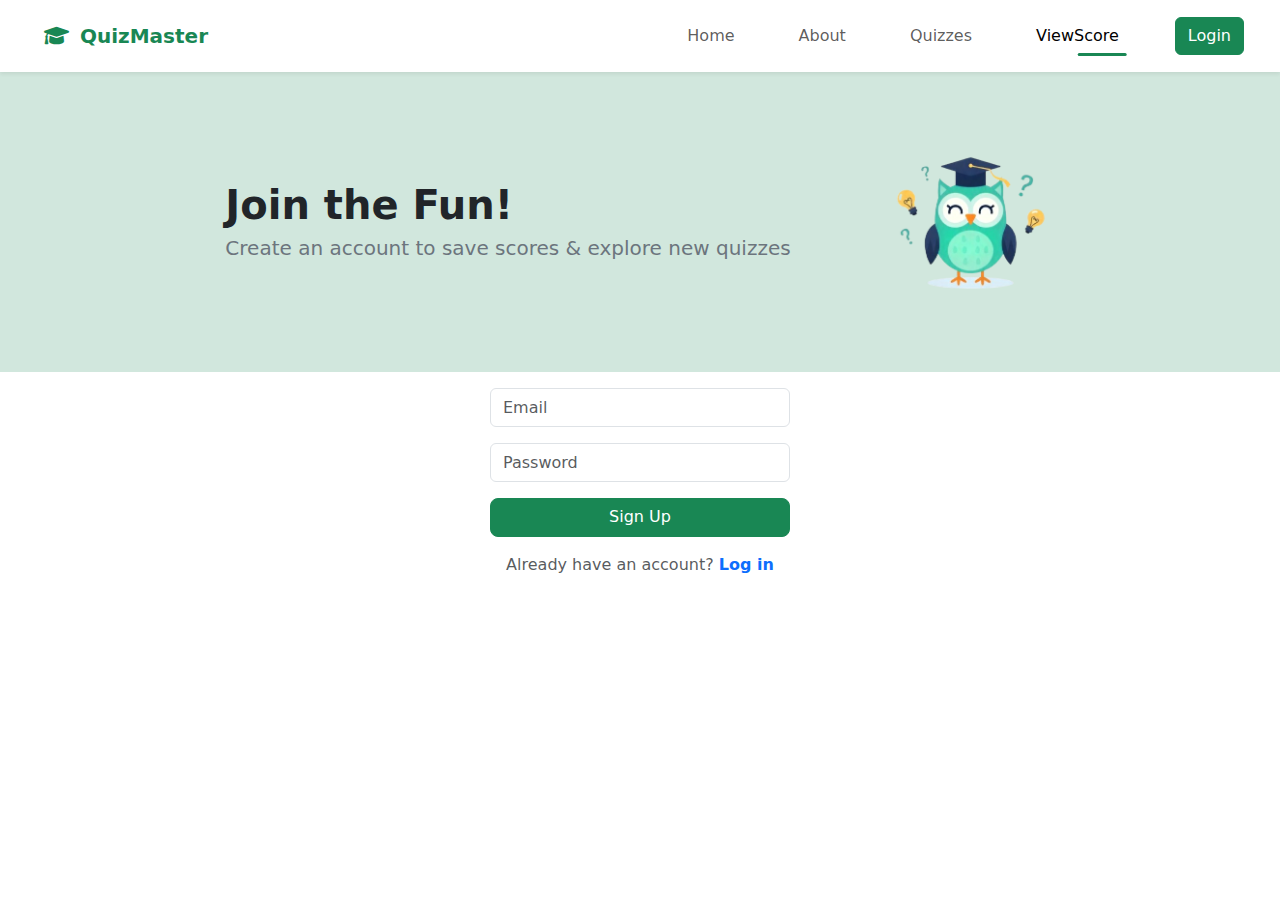
<file: viewscore.html>
<!DOCTYPE html>
<html lang="en">
  <head>
    <meta charset="UTF-8" />
    <meta name="viewport" content="width=device-width, initial-scale=1.0" />
    <title>Quiz Master</title>

    <!-- ===================== EXTERNAL STYLES ===================== -->
    <!-- Bootstrap CSS -->
    <link
      href="https://cdn.jsdelivr.net/npm/bootstrap@5.3.2/dist/css/bootstrap.min.css"
      rel="stylesheet"
    />
    <link
      href="https://cdnjs.cloudflare.com/ajax/libs/font-awesome/6.0.0/css/all.min.css"
      rel="stylesheet"
    />
    <link
      href="https://cdn.jsdelivr.net/npm/bootstrap-icons@1.11.1/font/bootstrap-icons.css"
      rel="stylesheet"
    />
    <link rel="stylesheet" href="style.css" />
  </head>

  <body>
    <!-- ===================== NAVBAR (DESKTOP + MOBILE) ===================== -->
    <nav
      class="navbar sticky-top navbar-expand-md navbar-light bg-white py-3 shadow-sm"
    >
      <div class="container-fluid">
        <a class="navbar-brand text-success ps-4 fw-bold" href="#">
          <i class="fas fa-graduation-cap ms-2 me-1"></i>
          QuizMaster
        </a>

        <!-- Navbar Toggler (Mobile) -->
        <button
          class="navbar-toggler d-md-none"
          type="button"
          data-bs-toggle="offcanvas"
          data-bs-target="#mobileMenu"
          aria-controls="mobileMenu"
          aria-expanded="false"
        >
          <span class="navbar-toggler-icon"></span>
        </button>

        <!-- ===================== DESKTOP NAVIGATION ===================== -->
        <div class="collapse navbar-collapse d-none d-md-flex" id="navbarNav">
          <ul class="navbar-nav ms-auto">
            <li class="nav-item me-md-3 me-lg-5">
              <a class="nav-link" aria-current="page" href="index.html">Home</a>
            </li>
            <li class="nav-item me-md-3 me-lg-5">
              <a class="nav-link" href="index.html#about">About</a>
            </li>
            <li class="nav-item me-md-3 me-lg-5">
              <a id="quizzes-link" class="nav-link" href="quizCards.html"
                >Quizzes</a
              >
            </li>
            <li class="nav-item me-md-3 me-lg-5">
              <a class="nav-link active" href="#">ViewScore</a>
            </li>
          </ul>

          <!-- Authentication Button -->
          <button type="button" class="btn btn-success me-4">
            <a id="auth-link-desktop" class="nav-link" href="login.html"
              >Login</a
            >
          </button>
        </div>

        <!-- ===================== MOBILE OFFCANVAS MENU ===================== -->
        <div
          class="offcanvas offcanvas-end d-md-none"
          tabindex="-1"
          id="mobileMenu"
          data-bs-backdrop="true"
          data-bs-scroll="false"
        >
          <div class="offcanvas-header">
            <h5 class="offcanvas-title text-success fw-bold">
              <i class="fas fa-graduation-cap ms-2 me-1"></i>QuizMaster
            </h5>
            <button
              type="button"
              class="btn-close"
              data-bs-dismiss="offcanvas"
            ></button>
          </div>

          <div class="offcanvas-body d-flex flex-column align-items-center">
            <ul class="navbar-nav">
              <li class="nav-item">
                <a class="nav-link" href="index.html">Home</a>
              </li>
              <li class="nav-item">
                <a class="nav-link" href="index.html#about">About</a>
              </li>
              <li class="nav-item">
                <a id="quizzes-link" class="nav-link" href="quizCards.html"
                  >Quizzes</a
                >
              </li>
              <li class="nav-item">
                <a class="nav-link active" href="#">ViewScore</a>
              </li>
            </ul>

            <!-- Mobile Login Button -->
            <button type="button" class="btn btn-success w-100 mt-3">
              <a id="auth-link-mobile" class="nav-link" href="login.html"
                >Login</a
              >
            </button>
          </div>
        </div>
      </div>
    </nav>

    <!-- ===================== HERO / LANDING SECTION ===================== -->
    <header
      class="quiz-result-section bg-success-subtle py-3 py-sm-1"
      id="header-section"
    >
      <div
        class="d-flex flex-nowrap justify-content-center align-items-center bg-success-subtle px-md-5 py-0 w-100"
      >
        <div class="text-center text-md-start me-lg-5 p-4 p-md-4">
          <h2 class="fw-bold fs-1 text-dark mb-1">Join the Fun!</h2>
          <p class="text-secondary fs-5 mb-0">
            Create an account to save scores & explore new quizzes
          </p>
        </div>

        <div class="text-center mt-lg-0 me-3">
          <img
            src="./quiz_assets/quiz_result_owl.png"
            alt="Owl Mascot"
            class="img-fluid d-none d-md-inline"
            style="width: 200px"
          />
        </div>
      </div>
    </header>

    <!-- SIGNUP FORM (Hide when logged in) -->
    <section id="signup-container" class="container text-center">
      <form
        id="signup-form"
        class="mx-auto pt-3 rounded-4 bg-white"
        style="max-width: 300px"
      >
        <div class="mb-3">
          <input
            type="email"
            id="signup-email"
            class="form-control custom-input"
            placeholder="Email"
            required
          />
        </div>
        <div class="mb-3">
          <input
            type="password"
            id="signup-password"
            class="form-control custom-input"
            placeholder="Password"
            required
          />
        </div>
        <button
          type="submit"
          class="custom-form-btn btn btn-success w-100 btn-lg fs-5"
        >
          Sign Up
        </button>

        <p class="mt-3 text-muted">
          Already have an account?
          <a
            href="login.html"
            class="text-primary fw-semibold text-decoration-none"
            >Log in</a
          >
        </p>
      </form>
    </section>

    <!-- SCORES LIST (Visible only if logged in) -->
    <section id="scores-container" class="container d-none mt-4 px-sm-5">
      <div
        class="d-flex flex-row align-items-center justify-content-between py-4"
      >
        <h3 class="fw-bold fs-5 text-success">Your Quiz Scores</h3>
        <a href="quizCards.html"
          ><button type="button" class="btn btn-success">
            <i class="bi bi-arrow-left me-md-2"></i
            ><span class="d-none d-md-inline">Back to quizzes</span>
          </button>
        </a>
      </div>
      <div id="scores-list" class="mx-sm-5"></div>
    </section>

    <!-- ===================== Toast ===================== -->
    <div
      class="toast-container position-fixed top-0 end-0 p-3"
      id="toast-container"
    >
      <div
        id="appToast"
        class="toast align-items-center text-bg-success border-0"
        role="alert"
        aria-live="assertive"
        aria-atomic="true"
      >
        <div class="d-flex">
          <div class="toast-body" id="toast-message">Message here</div>
          <button
            type="button"
            class="btn-close btn-close-white me-2 m-auto"
            data-bs-dismiss="toast"
          ></button>
        </div>
      </div>
    </div>

    <!-- Bootstrap JS -->
    <script src="https://cdn.jsdelivr.net/npm/bootstrap@5.3.2/dist/js/bootstrap.bundle.min.js"></script>
    <script src="script.js"></script>
  </body>
</html>
</file>
<file: style.css>
/* ===========================
   GLOBAL RESET & LAYOUT
============================ */
html,
body {
  margin: 0;
  padding: 0;
  overflow-x: hidden; /* Prevent horizontal scroll */
}

/* ===========================
   NAVBAR STYLES
============================ */
.navbar-nav .nav-link {
  position: relative;
  transition: color 0.3s ease;
}

/* Animated underline (hover + active) */
.navbar-nav .nav-link::after {
  content: "";
  position: absolute;
  bottom: 0;
  left: 50%;
  width: 0;
  height: 3px;
  background-color: #198754;
  border-radius: 2px;
  transform: translateX(50%);
  transition: all 0.4s ease;
}

/* Hover underline */
.navbar-nav .nav-link:hover::after {
  width: 50%;
  left: 25%;
  transform: translateX(0);
}

/* Active link underline */
.navbar-nav .nav-link.active::after {
  width: 50%;
  left: 25%;
}

/* Navbar toggler (mobile) */
.navbar-toggler {
  border: none !important;
  box-shadow: none !important;
  background: transparent !important;
}

.navbar-toggler:focus {
  outline: none !important;
  box-shadow: none !important;
}

/* Offcanvas width for mobile */
.offcanvas.offcanvas-end {
  width: 70% !important;
}

/* ===========================
   LANDING / HERO SECTION
============================ */
#landing-page img {
  max-height: 200px;
  width: auto;
  object-fit: contain;
}

/* Larger screens */
@media (min-width: 768px) {
  #landing-page img {
    max-height: 300px;
  }
}

/* ===========================
   FEATURED QUIZZES
============================ */
#featured-quizzes {
  background-color: #fff;
  border-radius: 20px;
}

#featured-quizzes .card {
  transition: transform 0.3s ease;
}

#featured-quizzes .card:hover {
  transform: translateY(-5px);
}

/* ===========================
   QUIZ SECTION
============================ */
#quiz-section button:disabled {
  opacity: 0.6;
  cursor: not-allowed;
}

/* Answer option buttons */
.option-btn {
  width: 100%;
  max-width: 500px;
  margin-bottom: 10px;
  border-radius: 12px;
  border: 1.5px solid #198754;
  transition: all 0.3s ease;
}

.option-btn:hover,
.option-btn.active {
  background-color: #198754;
  color: #fff !important;
}

/* ===========================
   QUIZ RESULT / SCORE
============================ */
.circle-outer-score {
  width: 85px;
  height: 85px;
  border-radius: 50%;
}

.circle-score {
  width: 75px;
  height: 75px;
  border-radius: 50%;
  box-shadow: 0 4px 10px rgba(13, 110, 253, 0.3);
}

.quiz-result-section {
  overflow-x: hidden;
  animation: fadeIn 0.6s ease-in-out;
}

/* Fade-in animation */
@keyframes fadeIn {
  from {
    opacity: 0;
    transform: translateY(10px);
  }
  to {
    opacity: 1;
    transform: translateY(0);
  }
}

/* ===========================
   QUIZ FILTER TABS
============================ */
#quizFilter .nav-link {
  background-color: #f8f9fa;
  color: green;
  border-radius: 6px;
  padding: 8px 16px;
  font-weight: 500;
  border: none;
  transition: all 0.3s ease;
}

#quizFilter .nav-link:hover {
  background-color: #e9ecef;
}

#quizFilter .nav-link.active {
  color: green;
  border-bottom: 3px solid green;
  font-weight: 600;
}

/* ===========================
   FORMS & INPUTS
============================ */
.custom-input,
.custom-form-btn {
  padding-top: 0.4rem !important;
  padding-bottom: 0.4rem !important;
  font-size: 1rem !important;
}

/* ===========================
   QUIZ CARDS & BUTTONS
============================ */
.quiz-card {
  max-width: 800px;
  width: 100%;
  border-radius: 15px;
}

/* Answer buttons container */
#answer-buttons .btn {
  width: 100%;
  max-width: 600px;
  margin-bottom: 10px;
  border-radius: 15px;
}

/* Navigation buttons (Prev / Next) */
#nav-btns button {
  min-width: 120px;
}
</file>
